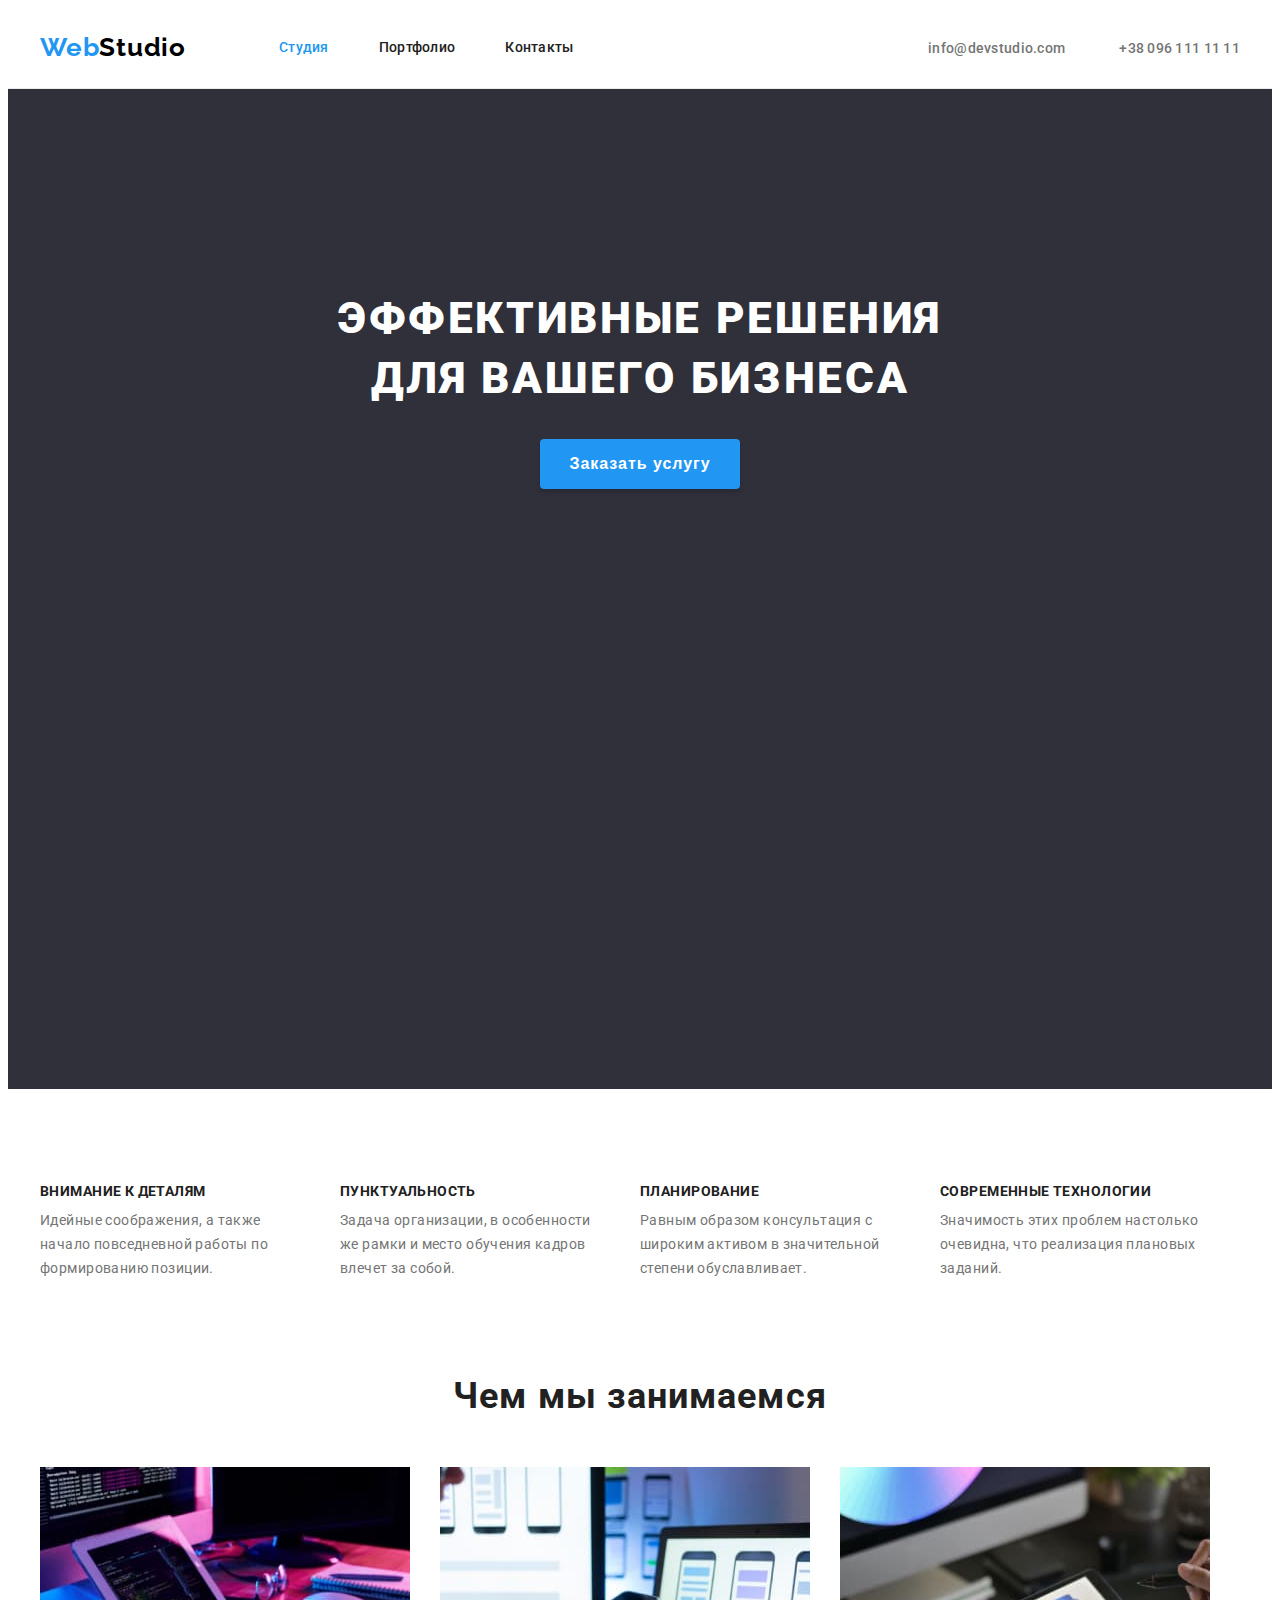
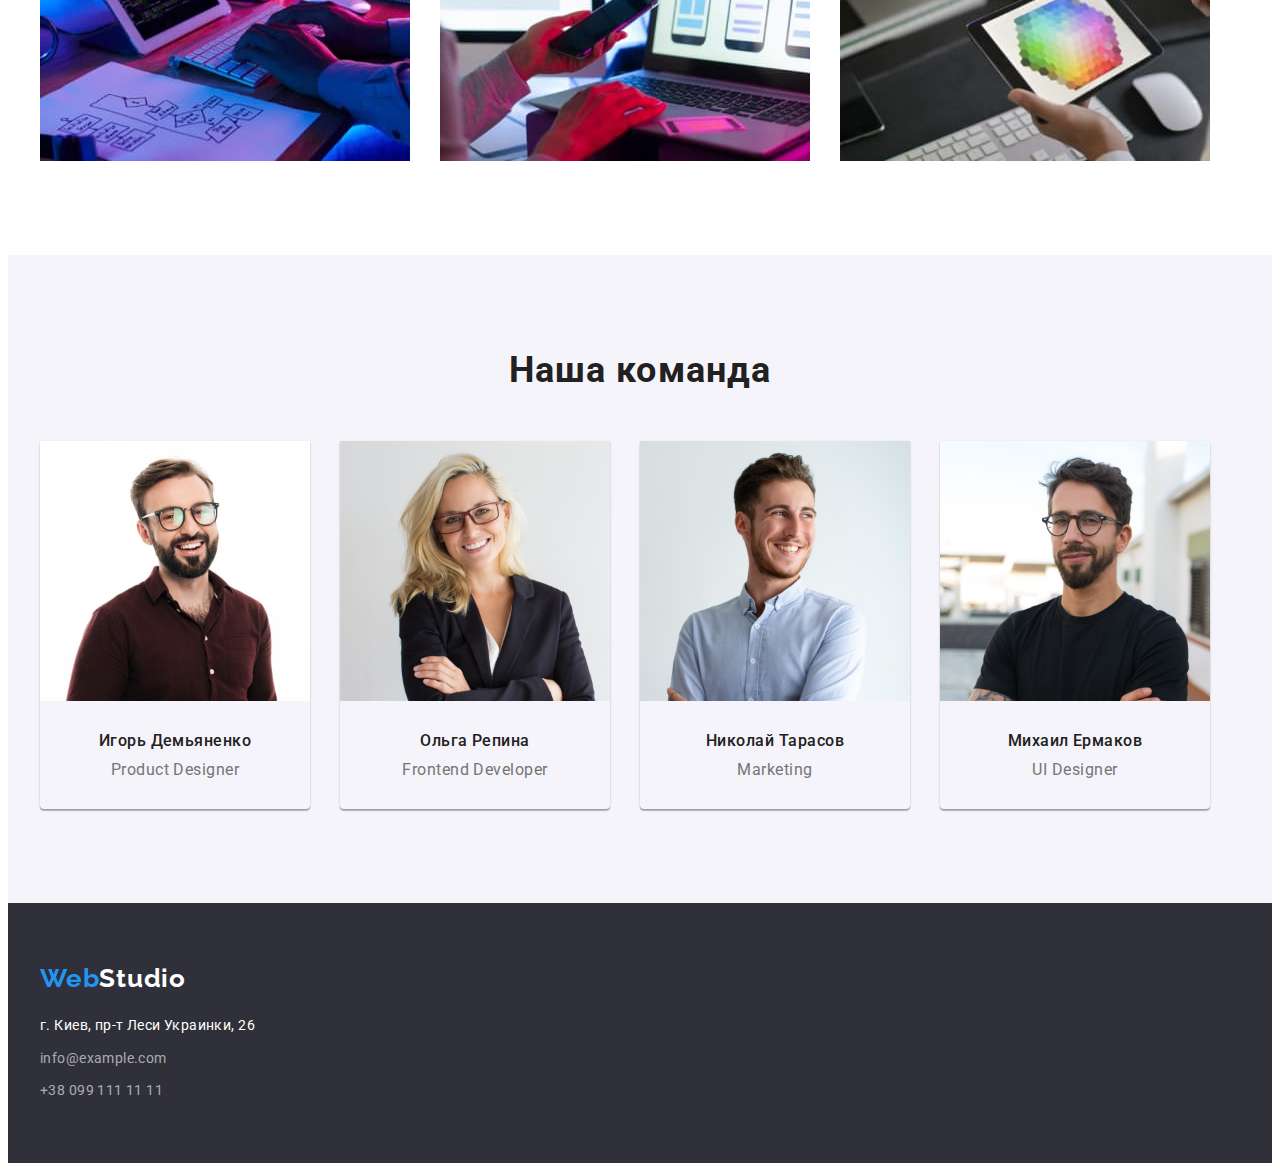
<file: index.html>
<!DOCTYPE html>
<html lang="ru">
<head>
    <meta charset="UTF-8">
    <meta http-equiv="X-UA-Compatible" content="IE=edge">
    <meta name="viewport" content="width=device-width, initial-scale=1.0">
    <link rel="preconnect" href="https://fonts.googleapis.com">
    <link rel="preconnect" href="https://fonts.gstatic.com" crossorigin>
    <link
        href="https://fonts.googleapis.com/css2?family=Raleway:wght@700&family=Roboto:wght@400;500;700;900&family=Shizuru&display=swap"
        rel="stylesheet">
    <link rel="stylesheet" href="https://cdnjs.cloudflare.com/ajax/libs/modern-normalize/1.1.0/modern-normalize.min.css"
        integrity="sha512-wpPYUAdjBVSE4KJnH1VR1HeZfpl1ub8YT/NKx4PuQ5NmX2tKuGu6U/JRp5y+Y8XG2tV+wKQpNHVUX03MfMFn9Q=="
        crossorigin="anonymous" referrerpolicy="no-referrer" />
    <title>Студия</title>
    <link rel="stylesheet" href="./css/styles.css">
</head>
<body>
    <header class="header">
        <div class="container">
            <div class="container-flex">
                    <a href="index.html" class="logo"><span class="logo-styles">Web</span>Studio</a>
                <nav class="header-nav">
                    <ul class="header-list">
                        <li class="header-items"><a  class="header-item current" href="index.html">Студия</a></li>
                        <li class="header-items"><a  class="header-item" href="portfolio.html">Портфолио</a></li>
                        <li class="header-items"><a  class="header-item" href="#contacts">Контакты</a></li>
                    </ul>
                </nav>
                <div class="active-link">
                    <a href="mailto:info@devstudio.com" class="header-mail">info@devstudio.com</a>
                    <a href="tel:+380961111111" class="header-tel">+38 096 111 11 11</a>
                </div> 
            </div>
        </div>
    </header>
    <main class="main">
        <section class="main-lead section main-text">
            <h1 class="main-heading">Эффективные решения для вашего бизнеса</h1>
            <button type="button" class="main-btn"><span class="main-btn-text">Заказать услугу</span></button>
        </section>
        <section class="main-list-content">
            <div class="container">
                <ul class="main-list">
                    <li class="main-item">
                        <h3 class="main-item-heading">Внимание к деталям</h3>
                        <p class="main-item-text">Идейные соображения, а также начало повседневной работы по формированию позиции.</p>
                    </li>
                    <li class="main-item">
                        <h3 class="main-item-heading">Пунктуальность</h3>
                        <p class="main-item-text">Задача организации, в особенности же рамки и место обучения кадров влечет за собой.</p>
                    </li>
                    <li class="main-item">
                        <h3 class="main-item-heading">Планирование</h3>
                        <p class="main-item-text">Равным образом консультация с широким активом в значительной степени обуславливает.</p>
                    </li>
                    <li class="main-item">
                        <h3 class="main-item-heading">Современные технологии</h3>
                        <p class="main-item-text">Значимость этих проблем настолько очевидна, что реализация плановых заданий.</p>
                    </li>
                </ul>
            </div>
        </section> 
        <section class="main-skills section">
            <div class="container">
                <h2 class="main-skills-heading main-heading-text">Чем мы занимаемся</h2>
                <ul class="main-img">
                    <li class="main-img-item"><img src="./images/about-us-1.jpg" width="370" alt="our-technologies"></li>
                    <li class="main-img-item"><img src="./images/about-us-2.jpg" width="370" alt="our-technologies"></li>
                    <li class="main-img-item"><img src="./images/about-us-3.jpg" width="370" alt="our-technologies"></li>
                </ul>
            </div>
        </section>
        <section class="main-team section">
            <div class="container">
                <h2 class="main-team-heading main-heading-text">Наша команда</h2>
                <ul class="main-team-list">
                    <li class="main-team-item">
                        <img src="./images/our-team-1.jpg" width="270" alt="foto-our-team">
                        <div class="main-team-info">
                            <p class="main-team-fln">Игорь Демьяненко</p>
                            <p lang="en" class="main-team-profession">Product Designer</p>
                        </div>
                    </li>
                    <li class="main-team-item">
                        <img src="./images/our-team-2.jpg" width="270" alt="foto-our-team">
                        <div class="main-team-info">
                            <p class="main-team-fln">Ольга Репина</p>
                            <p lang="en" class="main-team-profession">Frontend Developer</p>
                        </div>
                    </li>
                    <li class="main-team-item">
                        <img src="./images/our-team-3.jpg" width="270" alt="foto-our-team">
                        <div class="main-team-info">
                            <p class="main-team-fln">Николай Тарасов</p>
                            <p lang="en" class="main-team-profession">Marketing</p>
                        </div>
                    </li>
                    <li class="main-team-item">
                        <img src="./images/our-team-4.jpg" width="270" alt="foto-our-team">
                        <div class="main-team-info">
                            <p class="main-team-fln">Михаил Ермаков</p>
                            <p lang="en" class="main-team-profession">UI Designer</p>
                        </div>
                    </li>
                </ul>
            </div>
        </section>
    </main>
    <footer class="footer" id="contacts">
        <div class="container">           
                <a href="index.html" class="logo"><span class="logo-styles">Web</span><span class="footer-logo-item">Studio</span></a>          
            <address class="footer-address">г. Киев, пр-т Леси Украинки, 26</address>
                <a href="mailto:info@example.com" class="footer-mail-text">info@example.com</a>
                <a href="tel:+380991111111" class="footer-tel-text">+38 099 111 11 11</a>
        </div>
    </footer>
</body>
</html>
</file>
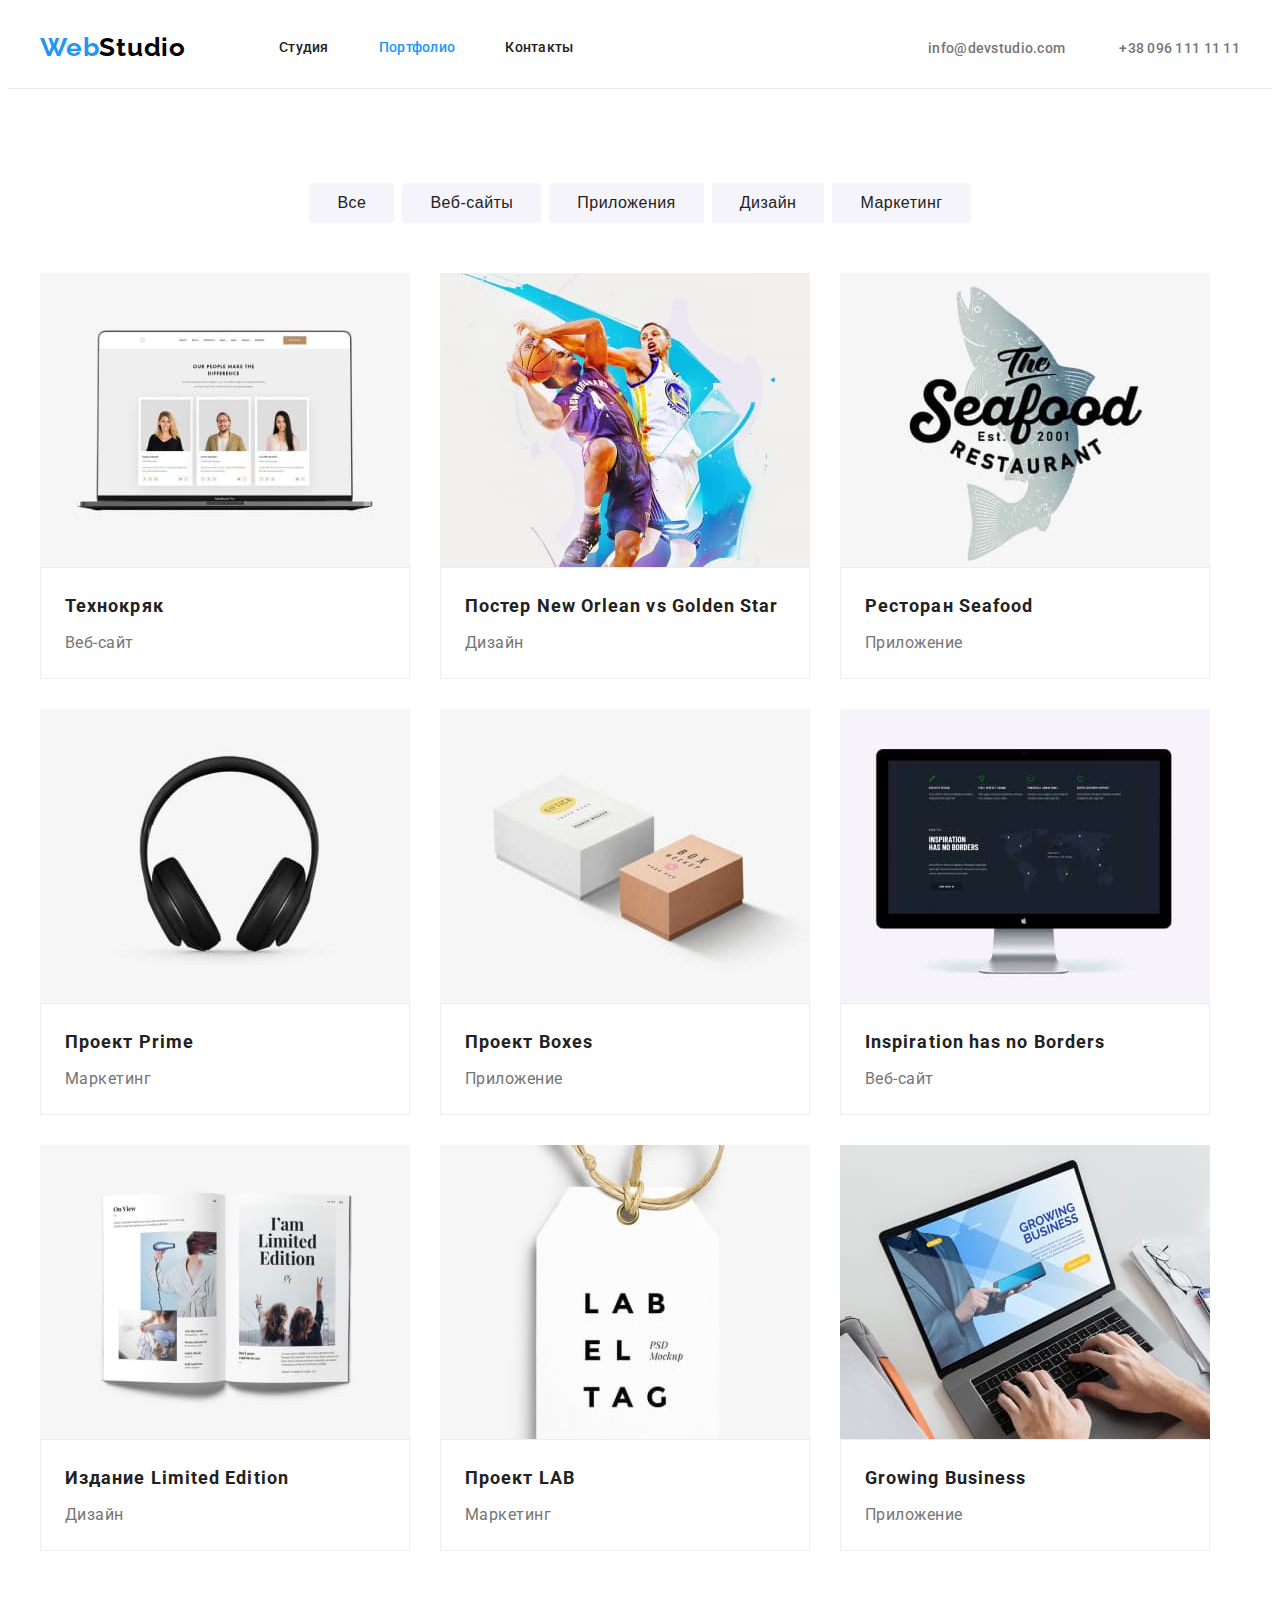
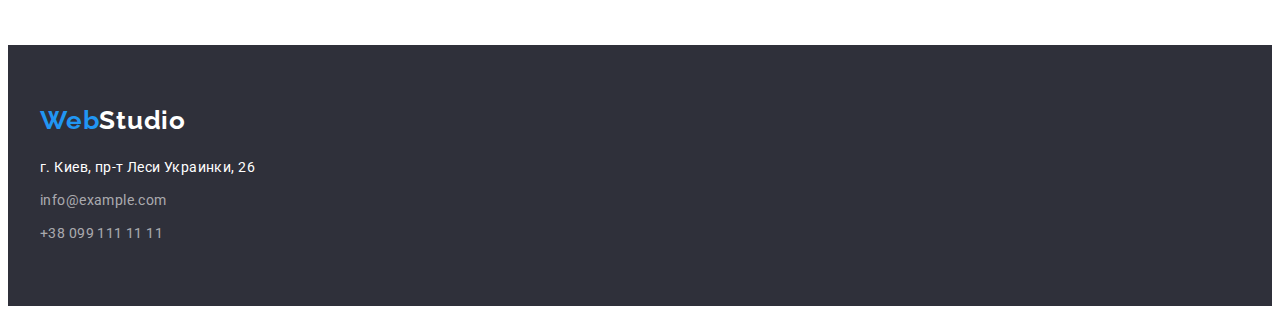
<file: portfolio.html>
<!DOCTYPE html>
<html lang="en">
<head>
    <meta charset="UTF-8">
    <meta http-equiv="X-UA-Compatible" content="IE=edge">
    <meta name="viewport" content="width=device-width, initial-scale=1.0">
    <link rel="preconnect" href="https://fonts.googleapis.com">
    <link rel="preconnect" href="https://fonts.gstatic.com" crossorigin>
    <link
        href="https://fonts.googleapis.com/css2?family=Raleway:wght@700&family=Roboto:wght@400;500;700;900&family=Shizuru&display=swap"
        rel="stylesheet">
    <link rel="stylesheet" href="https://cdnjs.cloudflare.com/ajax/libs/modern-normalize/1.1.0/modern-normalize.min.css"
        integrity="sha512-wpPYUAdjBVSE4KJnH1VR1HeZfpl1ub8YT/NKx4PuQ5NmX2tKuGu6U/JRp5y+Y8XG2tV+wKQpNHVUX03MfMFn9Q=="
        crossorigin="anonymous" referrerpolicy="no-referrer" />
    <title>Портфолио</title>
    <link rel="stylesheet" href="./css/styles.css">
</head>
<body>
    <header class="header">
        <div class="container">
            <div class="container-flex">
                <a href="index.html" class="logo"><span class="logo-styles">Web</span>Studio</a>
                <nav class="header-nav">
                    <ul class="header-list">
                        <li class="header-items"><a class="header-item" href="index.html">Студия</a></li>
                        <li class="header-items"><a class="header-item current" href="portfolio.html">Портфолио</a></li>
                        <li class="header-items"><a class="header-item" href="#contacts">Контакты</a></li>
                    </ul>
                </nav>
                <div class="active-link">
                    <a href="mailto:info@devstudio.com" class="header-mail">info@devstudio.com</a>
                    <a href="tel:+380961111111" class="header-tel">+38 096 111 11 11</a>
                </div>
            </div>
        </div>
    </header>
    <main class="portfolio-main">
        <section class="portfolio-main-section  conteiner-indent section">
            <div class="container">
                <h2 hidden lang="en">filter button</h2>
                <ul class="portfolio-main-btn">
                    <li class="portfolio-main-btn-item"><button type="button" class="portfolio-btn"><span class="portfolio-text-btn">Все</span></button></li>
                    <li class="portfolio-main-btn-item"><button type="button" class="portfolio-btn"><span class="portfolio-text-btn">Веб-сайты</span></button></li>
                    <li class="portfolio-main-btn-item"><button type="button" class="portfolio-btn"><span class="portfolio-text-btn">Приложения</span></button></li>
                    <li class="portfolio-main-btn-item"><button type="button" class="portfolio-btn"><span class="portfolio-text-btn">Дизайн</span></button></li>
                    <li class="portfolio-main-btn-item"><button type="button" class="portfolio-btn"><span class="portfolio-text-btn">Маркетинг</span></button></li>
                </ul>
                <ul class="portfolio-main-content">
                    <li class="portfolio-main-content-item">
                        <img src="./images/our-possibilities.jpg" alt="web-site" width="370" height="294" class="portfolio-main-img">
                        <div class="content-border">
                            <h3 class="portfolio-main-heading">Технокряк</h3>
                            <p class="portfolio-main-text">Веб-сайт</p>
                        </div>
                    </li>
                    <li class="portfolio-main-content-item">
                        <img src="./images/our-possibilities-1.jpg" alt="design" width="370" height="294" class="portfolio-main-img">
                        <div class="content-border">
                            <h3 class="portfolio-main-heading">Постер <span lang="en">New Orlean vs Golden Star</span></h3>
                            <p class="portfolio-main-text">Дизайн</p>
                        </div>
                    </li>
                    <li class="portfolio-main-content-item">
                        <img src="./images/our-possibilities-2.jpg" alt="appendix" width="370" height="294" class="portfolio-main-img">
                        <div class="content-border">
                            <h3 class="portfolio-main-heading">Ресторан <span lang="en">Seafood</span></h3>
                            <p class="portfolio-main-text">Приложение</p>
                        </div>
                    </li>
                    <li class="portfolio-main-content-item">
                        <img src="./images/our-possibilities-3.jpg" alt="marketing" width="370" height="294" class="portfolio-main-img">
                        <div class="content-border">
                        <h3 class="portfolio-main-heading">Проект <span lang="en">Prime</span></h3>
                        <p class="portfolio-main-text">Маркетинг</p>
                        </div>
                    </li>
                    <li class="portfolio-main-content-item">
                        <img src="./images/our-possibilities-4.jpg" alt="appendix" width="370" height="294" class="portfolio-main-img">
                        <div class="content-border">
                            <h3 class="portfolio-main-heading">Проект <span lang="en">Boxes</span></h3>
                            <p class="portfolio-main-text">Приложение</p>
                        </div>
                    </li>
                    <li class="portfolio-main-content-item">
                        <img src="./images/our-possibilities-5.jpg" alt="web-site" width="370" height="294" class="portfolio-main-img">
                       <div class="content-border">
                            <h3 lang="en" class="portfolio-main-heading">Inspiration has no Borders</h3>
                            <p class="portfolio-main-text">Веб-сайт</p>
                        </div>
                    </li>
                    <li class="portfolio-main-content-item">
                        <img src="./images/our-possibilities-6.jpg" alt="design" width="370" height="294" class="portfolio-main-img">
                        <div class="content-border">
                            <h3 class="portfolio-main-heading">Издание <span lang="en">Limited Edition</span></h3>
                            <p class="portfolio-main-text">Дизайн</p>
                        </div>
                    </li>
                    <li class="portfolio-main-content-item">
                        <img src="./images/our-possibilities-7.jpg" alt="marketing" width="370" height="294" class="portfolio-main-img">
                        <div class="content-border">
                            <h3 class="portfolio-main-heading">Проект <span lang="en">LAB</span></h3>
                            <p class="portfolio-main-text">Маркетинг</p>
                        </div>
                    </li>
                    <li class="portfolio-main-content-item">
                        <img src="./images/our-possibilities-8.jpg" alt="appendix" width="370" height="294" class="portfolio-main-img">
                        <div class="content-border">
                            <h3 lang="en" class="portfolio-main-heading">Growing Business</h3>
                            <p class="portfolio-main-text">Приложение</p>
                        </div>
                    </li>
                </ul>
            </div>
        </section>
    </main>
<footer class="footer" id="contacts">
    <div class="container">
        <a href="index.html" class="logo"><span class="logo-styles">Web</span><span
                class="footer-logo-item">Studio</span></a>
        <address class="footer-address">г. Киев, пр-т Леси Украинки, 26</address>
        <a href="mailto:info@example.com" class="footer-mail-text">info@example.com</a>
        <a href="tel:+380991111111" class="footer-tel-text">+38 099 111 11 11</a>
    </div>
</footer>
</body>
</html>
</file>
<file: css/styles.css>
:root {
    --title-nav-text-color: #212121;
    --active-text-color: #2196F3;
    --item-text-color: #757575;
    --white-text-color: #ffffff;
    --black-text-color: #000000;
    --footer-address-text-color: rgba(255, 255, 255, 0.6);
    --background: #2F303A;
    --background-color-team: #F5F4FA;

}

body {
    font-family: "Roboto", 'Times New Roman', Times, sans-serif;
    color: var(--item-text-color);
}

.container {
    width: 1200px;
    padding: 0 15px;
    margin: 0 auto;
}

.section {
    margin: auto;
}

p, h1, h2, h3, h4, h5 ,h6 {
    margin: 0;
}

ul, 
ol {
    margin: 0;
    padding-left: 0;
}

/*  Header index */

.header {
    border-bottom: 1px solid #ECECEC;
    margin: 0 auto;
    padding-top: 24px;
    padding-bottom: 25px;
}

.container-flex {
    display: flex;
    flex-direction: row;
    align-items: center;
    
}

.header-logo-container {
    padding-top: 24px;
}

.logo {
    margin-right: 93px;
    font-family: 'Raleway';
    font-weight: 700;
    font-size: 26px;
    line-height: 1.2;
    letter-spacing: 0.03em;
    color: var(--black-text-color);
}

.logo-styles {
    color: var(--active-text-color);
}

li{
    list-style: none;
}

a {
    text-decoration: none;
    color: var(--title-nav-text-color);
}

.header-list {
    display: flex;
    font-weight: 500;
    font-size: 14px;
    line-height: 1.14;
    letter-spacing: 0.02em;
}

.header-items {
    margin-right: 50px;
}

.header-items:last-child {
    margin: 0;
}

.header-items>a:hover,
.header-items>a:focus {
    color: var(--active-text-color);
}

.header-item.current {
    color: var(--active-text-color);
}

.header-mail, .header-tel {
    font-weight: 500;
    font-size: 14px;
    line-height: 1.14;
    letter-spacing: 0.02em;
    color: var(--item-text-color);
}

.header-mail {
    margin-right: 50px;
}

.active-link>a:hover, .active-link>a:focus{
    color: var(--active-text-color);
}

.active-link {
    margin-left: auto;
}

/* Main index */

 /* Section main-lead */

 .main-lead {
     padding-top: 200px;
     padding-bottom: 200px;
 }

.main-text{
    height: 600px;
    margin: auto;
    display: flex;
    flex-direction: column;

    background: var(--background);
}

.main-heading {
    max-width: 696px;
    margin-left: auto;
    margin-right: auto;
    margin-bottom: 30px;

    font-weight: 900;
    font-size: 44px;
    line-height: 1.36;
    text-align: center;
    letter-spacing: 0.06em;
    text-transform: uppercase;
    color: var(--white-text-color);
}
.main-btn {
    width: 200px;
    height: 50px;
    margin: 0 auto;
    border: none;

    box-shadow: 0px 4px 4px rgba(0, 0, 0, 0.15);
    border-radius: 4px;
    background-color: var(--active-text-color);
    cursor: pointer;
}

.main-btn:hover {
    background: #188CE8;
    box-shadow: 0px 4px 4px rgba(0, 0, 0, 0.15);
    border-radius: 4px;
}

.main-btn-text {
    font-family: inherit;
    font-style: normal;
    font-weight: 700;
    font-size: 16px;
    line-height: 30px;
    display: block;
    align-items: center;
    text-align: center;
    letter-spacing: 0.06em;
    color: var(--white-text-color);
}

/* Main-quality */

.main-list-content {
    padding-top: 94px;
}

.main-list {
    display: flex;
}

.main-item {
    margin-right: 30px;
}

.main-item:last-child {
    margin: 0;
}

.main-item-heading {
    margin-bottom: 10px;
    font-weight: 700;
    font-size: 14px;
    line-height: 16px;
    letter-spacing: 0.03em;
    text-transform: uppercase;
    color: var(--title-nav-text-color);
}

.main-item-text {
    width: 270px;

    font-weight: 400;
    font-size: 14px;
    line-height: 1.7;
    letter-spacing: 0.03em;
    color: var(--item-text-color);
}

/* Section main-skills */

img {
    display: block;
}

.main-skills {
    padding-top: 94px;
    padding-bottom: 94px;
}

.main-heading-text {
    font-weight: 700;
    font-size: 36px;
    line-height: 42px;
    text-align: center;
    letter-spacing: 0.03em;
    color: var(--title-nav-text-color);
}

.main-img {
    display: flex;
}

.main-img-item {
    margin-right: 30px;
}

.main-img-item:last-child {
    margin: 0;
}

.main-skills-heading {
    margin-bottom: 50px;
}
    
ul.main-img li {
    display: inline;
}

/* Section main-team */

.main-team {
    padding-top: 94px;
    padding-bottom: 94px;
    margin: auto;
    background-color: var(--background-color-team);
}

.main-team-heading {
    margin-bottom: 50px;
}

.main-team-list {
    display: flex;
}

.main-team-item {
    margin-right: 30px;
    width: 270px;
    height: 368px;

    text-align: center;

    box-shadow: 0px 1px 3px rgba(0, 0, 0, 0.12),
    0px 1px 1px rgba(0, 0, 0, 0.14),
    0px 2px 1px rgba(0, 0, 0, 0.2);
    border-radius: 0px 0px 4px 4px;
}

.main-team-item:last-child {
    margin: 0;
}

.main-team-info {
    padding-top: 30px;
    padding-bottom: 30px;
}

.main-team-fln {
    margin-bottom: 10px;
    font-weight: 500;
    font-size: 16px;
    line-height: 1.2;
    letter-spacing: 0.03em;
    color: var(--title-nav-text-color);
}

.main-team-profession {
    font-weight: 400;
    font-size: 16px;
    line-height: 1.2;
    letter-spacing: 0.03em;
    color: var(--item-text-color);
}

/* Footer index */

.footer {
    padding-top: 60px;
    padding-bottom: 60px;
    margin: auto;
    background: var(--background);
}

.footer-logo-item {
    color: var(--white-text-color);
}

.footer-address {
    margin-top: 20px;

    font-style: normal;
    font-weight: 400;
    font-size: 14px;
    line-height: 1.7;
    letter-spacing: 0.03em;
    color: var(--white-text-color);
}

.footer-mail-text, .footer-tel-text {
    font-weight: 400;
    font-size: 14px;
    line-height: 1.7;
    letter-spacing: 0.03em;
    color: var(--footer-address-text-color);

    display: block;
    margin-top: 9px;
}

.footer-mail-text:hover, .footer-mail-text:focus,
.footer-tel-text:hover, .footer-tel-text:focus {
    color: var(--active-text-color);
} 

/*-----------------Portfolio section-----------------*/

.portfolio-main-section {
    padding-top: 94px; 
    padding-bottom: 94px;
}

.portfolio-main-btn {
    display: flex;
    justify-content: center;
    margin-bottom: 50px;
}

.portfolio-main-btn-item {
    margin-right: 8px;
}

.portfolio-main-btn-item:last-child {
    margin: 0;
}

.portfolio-btn {
    background-color: var(--background-color-team);
    border-radius: 4px;
    border: none;
    cursor: pointer;
}

.portfolio-text-btn {
    display: block;
    margin: 6px 22px;

    font-family: inherit;
    font-style: normal;
    font-weight: 500;
    font-size: 16px;
    line-height: 26px;
    text-align: center;
    letter-spacing: 0.03em;
    color: var(--title-nav-text-color);
}

.portfolio-btn:hover, .portfolio-btn:focus {
    box-shadow: 0px 3px 1px rgba(0, 0, 0, 0.1),
    0px 1px 2px rgba(0, 0, 0, 0.08),
    0px 2px 2px rgba(0, 0, 0, 0.12);
    background: var(--active-text-color);
}

.portfolio-text-btn:hover, .portfolio-text-btn:focus {
    color: var(--white-text-color);
}

.portfolio-main-content {
    display: flex;
    flex-wrap: wrap;
    width: 1170px;
}

.portfolio-main-content-item {
    width: 370px; 
    margin-right: 30px;
    margin-bottom: 30px;
}

.portfolio-main-content-item:nth-last-child(-n+3) {
    margin-bottom: 0;
}

.portfolio-main-content-item:nth-child(3n) {
    margin-right: 0;
    
}

.content-border {
    padding: 20px 24px;
    border: 1px solid #EEEEEE;
}

.portfolio-main-heading {
    margin-bottom: 4px;
    font-weight: 700;
    font-size: 18px;
    line-height: 36px;
    letter-spacing: 0.06em;
    color: var(--title-nav-text-color);
}

.portfolio-main-text {
    font-weight: 400;
    font-size: 16px;
    line-height: 30px;
    letter-spacing: 0.03em;
    color: var(--item-text-color);
}
</file>
